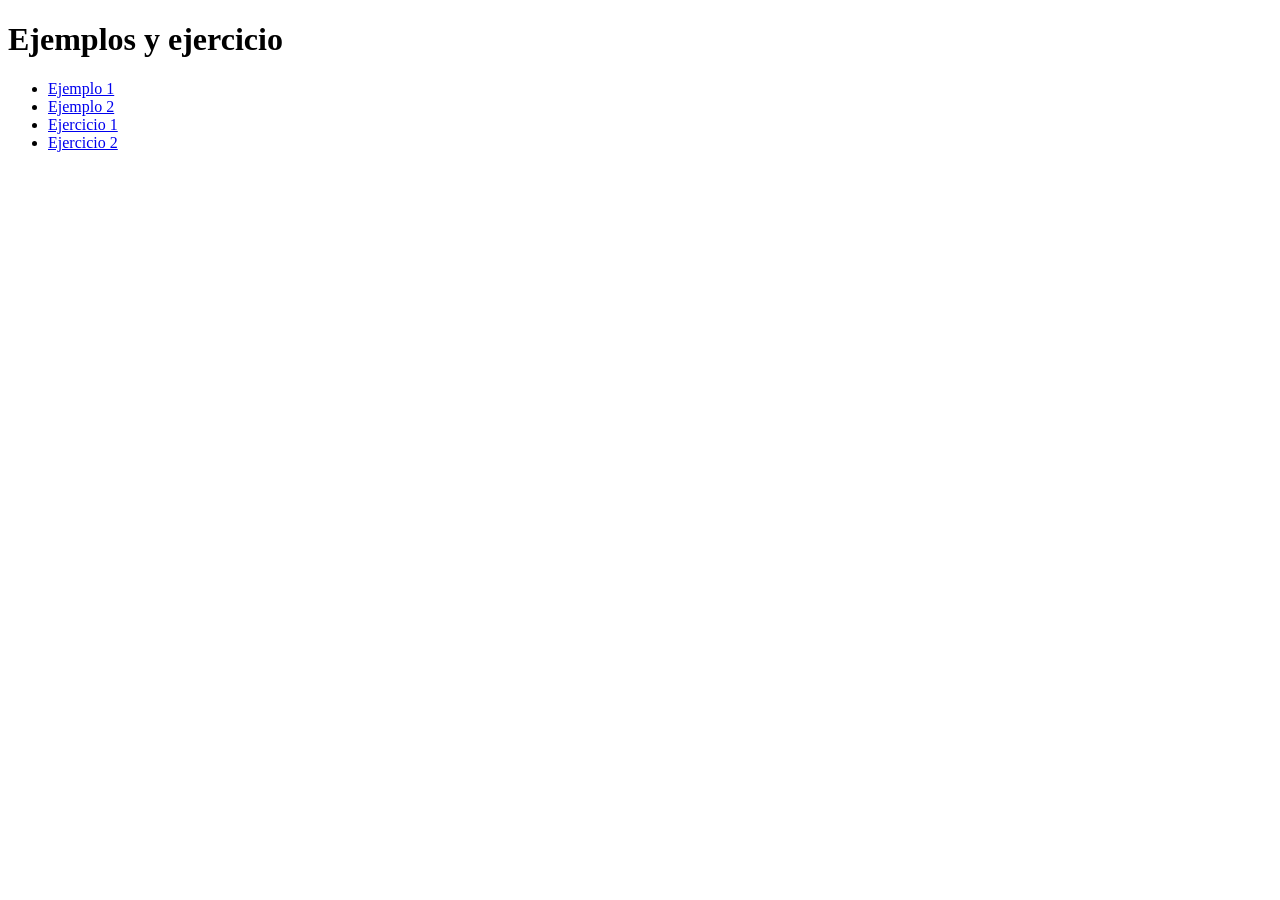
<file: index.html>
<!DOCTYPE html>
<html lang="es">
<head>
  <meta charset="UTF-8">
  <meta name="viewport" content="width=device-width, initial-scale=1.0">
  <title>Enlaces a ejemplos y ejercicio</title>
</head>
<body>
  <h1>Ejemplos y ejercicio</h1>
  <ul>
    <li><a href="ejemplo1/index.html">Ejemplo 1</a></li>
    <li><a href="ejemplo2/index.html">Ejemplo 2</a></li>
    <li><a href="ejercicio/ejercicio1.html">Ejercicio 1</a></li>
    <li><a href="ejercicio/ejercicio2.html">Ejercicio 2</a></li>
  </ul>
</body>
</html>
</file>
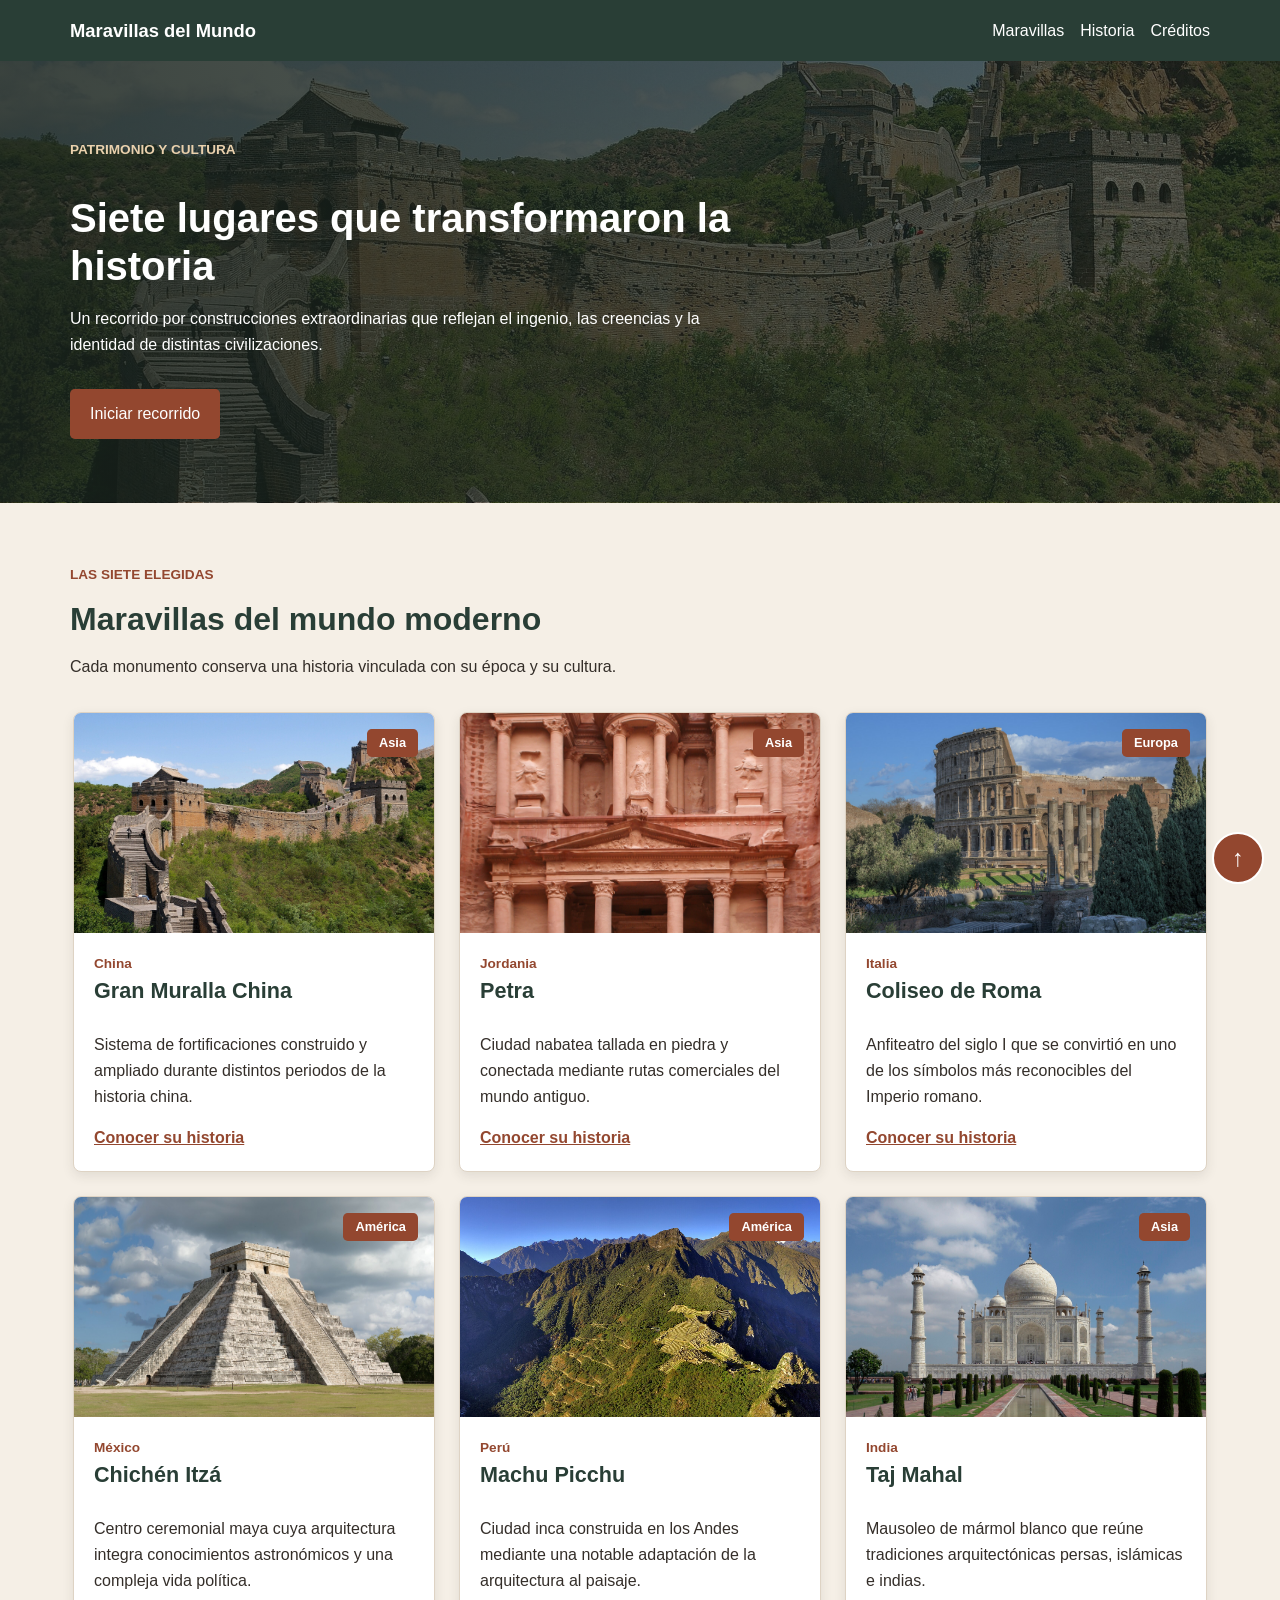
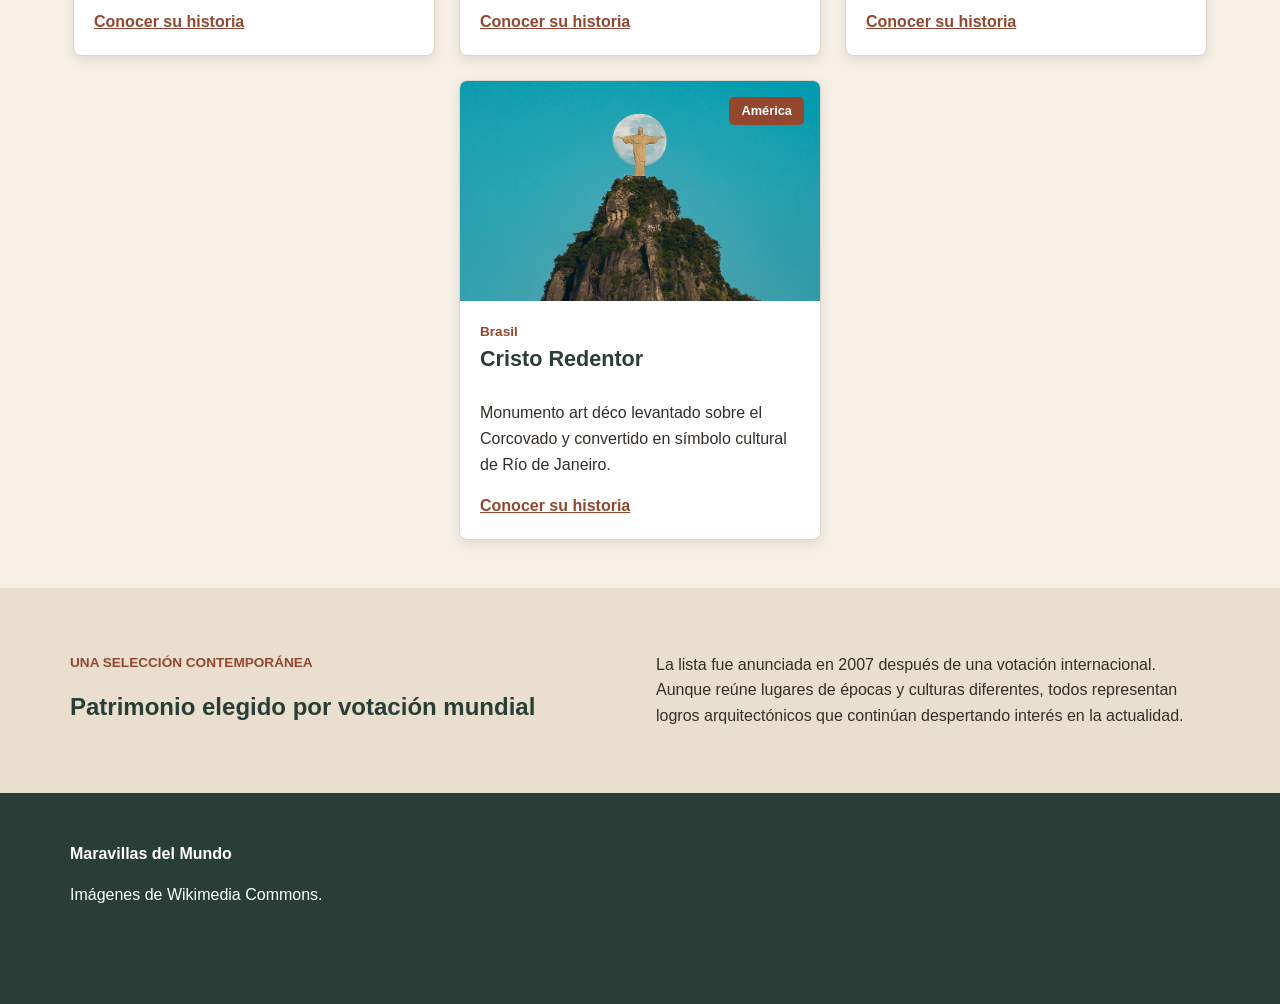
<file: ejemplo1/index.html>
<!DOCTYPE html>
<html lang="es">
<head>
  <meta charset="UTF-8">
  <meta name="viewport" content="width=device-width, initial-scale=1.0">
  <meta name="description" content="Recorrido visual por las siete maravillas del mundo moderno.">
  <title>Maravillas del Mundo</title>
  <link rel="stylesheet" href="css/style.css">
</head>
<body id="inicio">
  <header class="encabezado-principal">
    <div class="contenedor barra-navegacion">
      <a class="marca" href="#inicio">Maravillas del Mundo</a>
      <nav aria-label="Navegación principal">
        <ul class="menu">
          <li><a href="#maravillas">Maravillas</a></li>
          <li><a href="#historia">Historia</a></li>
          <li><a href="#creditos">Créditos</a></li>
        </ul>
      </nav>
    </div>
  </header>

  <main>
    <section class="presentacion">
      <div class="contenedor presentacion-contenido">
        <p class="sobretitulo">Patrimonio y cultura</p>
        <h1>Siete lugares que transformaron la historia</h1>
        <p>
          Un recorrido por construcciones extraordinarias que reflejan el
          ingenio, las creencias y la identidad de distintas civilizaciones.
        </p>
        <a class="boton-principal" href="#maravillas">Iniciar recorrido</a>
      </div>
    </section>

    <section id="maravillas" class="seccion-maravillas contenedor">
      <header class="titulo-seccion">
        <p class="sobretitulo">Las siete elegidas</p>
        <h2>Maravillas del mundo moderno</h2>
        <p>Cada monumento conserva una historia vinculada con su época y su cultura.</p>
      </header>

      <div class="maravillas">
        <article class="maravilla">
          <div class="maravilla-imagen">
            <span class="continente">Asia</span>
            <img src="images/gran-muralla-china.jpg" alt="Tramo de la Gran Muralla China entre montañas">
          </div>
          <div class="maravilla-contenido">
            <p class="ubicacion">China</p>
            <h3>Gran Muralla China</h3>
            <p>Sistema de fortificaciones construido y ampliado durante distintos periodos de la historia china.</p>
            <a href="https://whc.unesco.org/en/list/438/" target="_blank" rel="noopener noreferrer">Conocer su historia</a>
          </div>
        </article>

        <article class="maravilla">
          <div class="maravilla-imagen">
            <span class="continente">Asia</span>
            <img src="images/petra.jpg" alt="Fachada de Al Khazneh excavada en la roca de Petra">
          </div>
          <div class="maravilla-contenido">
            <p class="ubicacion">Jordania</p>
            <h3>Petra</h3>
            <p>Ciudad nabatea tallada en piedra y conectada mediante rutas comerciales del mundo antiguo.</p>
            <a href="https://whc.unesco.org/en/list/326/" target="_blank" rel="noopener noreferrer">Conocer su historia</a>
          </div>
        </article>

        <article class="maravilla">
          <div class="maravilla-imagen">
            <span class="continente">Europa</span>
            <img src="images/coliseo-roma.jpg" alt="Vista exterior del Coliseo y el Foro Romano">
          </div>
          <div class="maravilla-contenido">
            <p class="ubicacion">Italia</p>
            <h3>Coliseo de Roma</h3>
            <p>Anfiteatro del siglo I que se convirtió en uno de los símbolos más reconocibles del Imperio romano.</p>
            <a href="https://whc.unesco.org/en/list/91/" target="_blank" rel="noopener noreferrer">Conocer su historia</a>
          </div>
        </article>

        <article class="maravilla">
          <div class="maravilla-imagen">
            <span class="continente">América</span>
            <img src="images/chichen-itza.jpg" alt="Templo de Kukulkán en Chichén Itzá">
          </div>
          <div class="maravilla-contenido">
            <p class="ubicacion">México</p>
            <h3>Chichén Itzá</h3>
            <p>Centro ceremonial maya cuya arquitectura integra conocimientos astronómicos y una compleja vida política.</p>
            <a href="https://whc.unesco.org/en/list/483/" target="_blank" rel="noopener noreferrer">Conocer su historia</a>
          </div>
        </article>

        <article class="maravilla">
          <div class="maravilla-imagen">
            <span class="continente">América</span>
            <img src="images/machu-picchu.jpg" alt="Ciudadela de Machu Picchu entre montañas">
          </div>
          <div class="maravilla-contenido">
            <p class="ubicacion">Perú</p>
            <h3>Machu Picchu</h3>
            <p>Ciudad inca construida en los Andes mediante una notable adaptación de la arquitectura al paisaje.</p>
            <a href="https://whc.unesco.org/en/list/274/" target="_blank" rel="noopener noreferrer">Conocer su historia</a>
          </div>
        </article>

        <article class="maravilla">
          <div class="maravilla-imagen">
            <span class="continente">Asia</span>
            <img src="images/taj-mahal.jpg" alt="Taj Mahal visto desde sus jardines">
          </div>
          <div class="maravilla-contenido">
            <p class="ubicacion">India</p>
            <h3>Taj Mahal</h3>
            <p>Mausoleo de mármol blanco que reúne tradiciones arquitectónicas persas, islámicas e indias.</p>
            <a href="https://whc.unesco.org/en/list/252/" target="_blank" rel="noopener noreferrer">Conocer su historia</a>
          </div>
        </article>

        <article class="maravilla">
          <div class="maravilla-imagen">
            <span class="continente">América</span>
            <img src="images/cristo-redentor.jpg" alt="Cristo Redentor sobre el cerro del Corcovado">
          </div>
          <div class="maravilla-contenido">
            <p class="ubicacion">Brasil</p>
            <h3>Cristo Redentor</h3>
            <p>Monumento art déco levantado sobre el Corcovado y convertido en símbolo cultural de Río de Janeiro.</p>
            <a href="https://whc.unesco.org/en/list/1100/" target="_blank" rel="noopener noreferrer">Conocer su historia</a>
          </div>
        </article>
      </div>
    </section>

    <section id="historia" class="seccion-historia">
      <div class="contenedor historia-contenido">
        <div>
          <p class="sobretitulo">Una selección contemporánea</p>
          <h2>Patrimonio elegido por votación mundial</h2>
        </div>
        <p>
          La lista fue anunciada en 2007 después de una votación internacional.
          Aunque reúne lugares de épocas y culturas diferentes, todos representan
          logros arquitectónicos que continúan despertando interés en la actualidad.
        </p>
      </div>
    </section>
  </main>

  <a class="volver-arriba" href="#inicio" aria-label="Volver al inicio">↑</a>

  <footer id="creditos" class="pie-pagina">
    <div class="contenedor pie-contenido">
      <p><strong>Maravillas del Mundo</strong></p>
      <p>Imágenes de Wikimedia Commons.</p>
    </div>
  </footer>
</body>
</html>
</file>
<file: ejemplo1/css/style.css>
:root {
  --color-texto: #342e29;
  --color-fondo: #f5efe6;
  --color-principal: #293e36;
  --color-acento: #93472f;
  --color-superficie: #ffffff;
  --color-contraste: #ead1ad;
  --color-borde: #ded3c4;
  --color-fondo-secundario: #eadfce;
  --color-capa-inicial: rgba(25, 35, 29, 0.85);
  --color-capa-final: rgba(25, 35, 29, 0.65);
  --color-sombra: rgba(52, 46, 41, 0.10);
}

body {
  margin: 0;
  font-family: "Segoe UI", Arial, sans-serif;
  line-height: 1.6;
  color: var(--color-texto);
  background-color: var(--color-fondo);
}

.contenedor {
  width: 90%;
  max-width: 1140px;
  margin: 0 auto;
}

img {
  max-width: 100%;
}

h1,
h2,
h3 {
  line-height: 1.2;
}

h2,
h3 {
  color: var(--color-principal);
}

a {
  color: var(--color-acento);
}

a:hover,
a:focus-visible {
  color: var(--color-principal);
}

.encabezado-principal {
  position: sticky;
  top: 0;
  z-index: 10;
  color: var(--color-superficie);
  background-color: var(--color-principal);
}

.marca {
  color: var(--color-superficie);
  font-size: 1.15rem;
  font-weight: bold;
  text-decoration: none;
}

.barra-navegacion {
  display: flex;
  justify-content: space-between;
  align-items: center;
  flex-wrap: wrap;
  gap: 0.75rem 2rem;
  padding: 1rem 0;
}

.menu {
  margin: 0;
  padding: 0;
  list-style: none;
  display: flex;
  gap: 1rem;
  flex-wrap: wrap;
}

.menu a {
  color: var(--color-superficie);
  text-decoration: none;
}

.menu a:hover,
.menu a:focus-visible {
  color: var(--color-contraste);
}

.presentacion {
  padding: 4rem 0;
  color: var(--color-superficie);
  background-color: var(--color-principal);
  background-image: linear-gradient(
      to right,
      var(--color-capa-inicial),
      var(--color-capa-final)
    ),
    url("../images/gran-muralla-china.jpg");
  background-size: cover;
  background-position: center;
}

.presentacion h1 {
  max-width: 760px;
  margin-bottom: 1rem;
  font-size: 2.5rem;
}

.presentacion p {
  max-width: 640px;
}

.sobretitulo {
  font-size: 0.85rem;
  font-weight: bold;
  text-transform: uppercase;
  color: var(--color-acento);
}

.presentacion .sobretitulo {
  color: var(--color-contraste);
}

.boton-principal {
  display: inline-block;
  margin-top: 1rem;
  padding: 0.75rem 1.25rem;
  color: var(--color-superficie);
  background-color: var(--color-acento);
  border-radius: 0.3rem;
  text-decoration: none;
}

.boton-principal:hover,
.boton-principal:focus-visible {
  color: var(--color-principal);
  background-color: var(--color-contraste);
}

.seccion-maravillas {
  padding: 3rem 0;
}

.titulo-seccion {
  max-width: 680px;
  margin-bottom: 2rem;
}

.titulo-seccion h2 {
  margin: 0 0 0.75rem;
  font-size: 2rem;
}

.maravillas {
  display: flex;
  flex-wrap: wrap;
  gap: 1.5rem;
  justify-content: center;
}

.maravilla {
  flex: 1 1 300px;
  max-width: 360px;
  display: flex;
  flex-direction: column;
  background-color: var(--color-superficie);
  border: 1px solid var(--color-borde);
  border-radius: 0.5rem;
  box-shadow: 0 4px 12px var(--color-sombra);
  overflow: hidden;
}

.maravilla-imagen {
  position: relative;
}

.maravilla img {
  display: block;
  width: 100%;
  height: 220px;
  object-fit: cover;
}

.continente {
  position: absolute;
  top: 1rem;
  right: 1rem;
  z-index: 1;
  padding: 0.25rem 0.75rem;
  color: var(--color-superficie);
  background-color: var(--color-acento);
  border-radius: 0.3rem;
  font-size: 0.8rem;
  font-weight: bold;
}

.maravilla-contenido {
  display: flex;
  flex-direction: column;
  flex-grow: 1;
  align-items: flex-start;
  padding: 1.25rem;
}

.ubicacion {
  margin: 0;
  font-size: 0.85rem;
  font-weight: bold;
  color: var(--color-acento);
}

.maravilla-contenido h3 {
  font-size: 1.35rem;
  margin: 0.25rem 0 0.75rem;
}

.maravilla-contenido a {
  font-weight: bold;
  margin-top: auto;
}

.seccion-historia {
  padding: 3rem 0;
  background-color: var(--color-fondo-secundario);
}

.historia-contenido {
  display: flex;
  flex-wrap: wrap;
  gap: 2rem;
  align-items: center;
}

.historia-contenido > * {
  flex: 1 1 300px;
}

.pie-pagina {
  padding: 2rem 0 5rem;
  color: var(--color-superficie);
  background-color: var(--color-principal);
}

.volver-arriba {
  position: fixed;
  right: 1rem;
  bottom: 1rem;
  z-index: 20;
  display: flex;
  justify-content: center;
  align-items: center;
  width: 48px;
  height: 48px;
  color: var(--color-superficie);
  background-color: var(--color-acento);
  border: 2px solid var(--color-superficie);
  border-radius: 50%;
  font-size: 1.5rem;
  text-decoration: none;
}

#maravillas,
#historia,
#creditos {
  scroll-margin-top: 80px;
}
</file>
